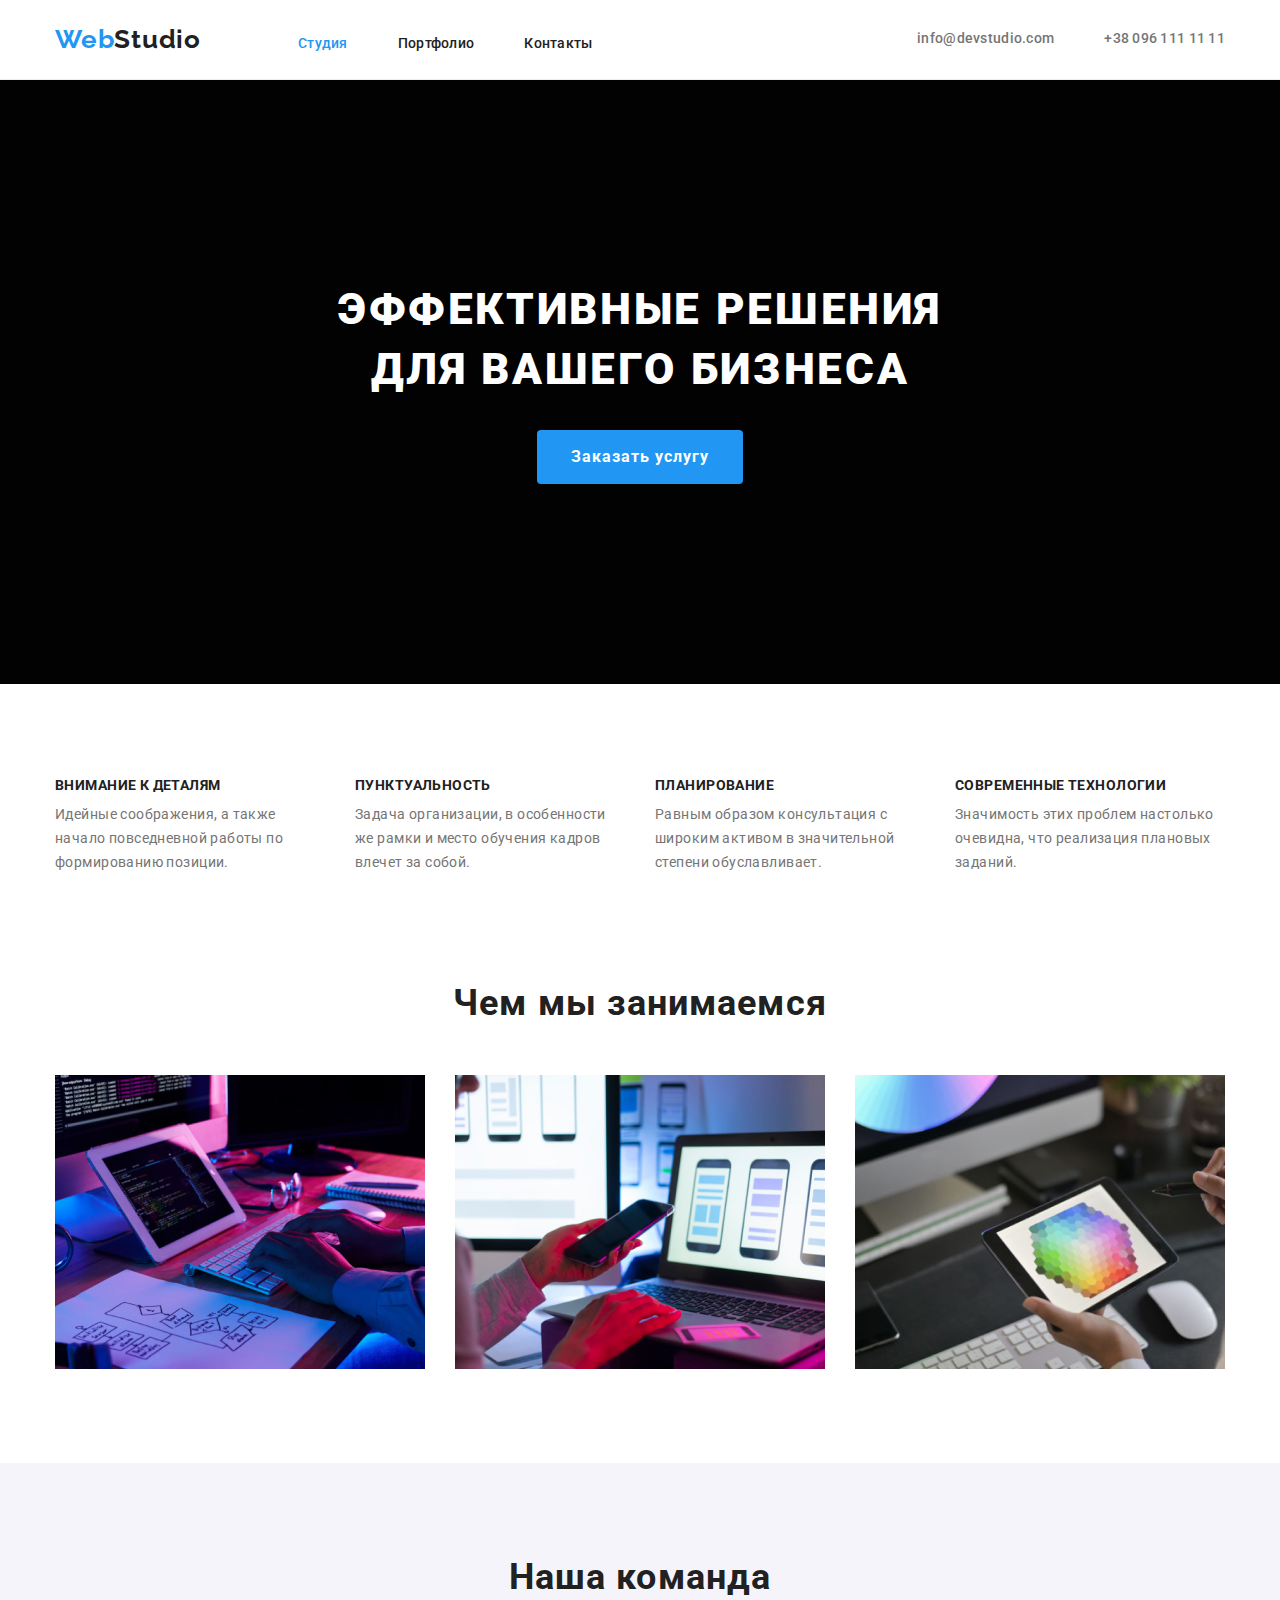
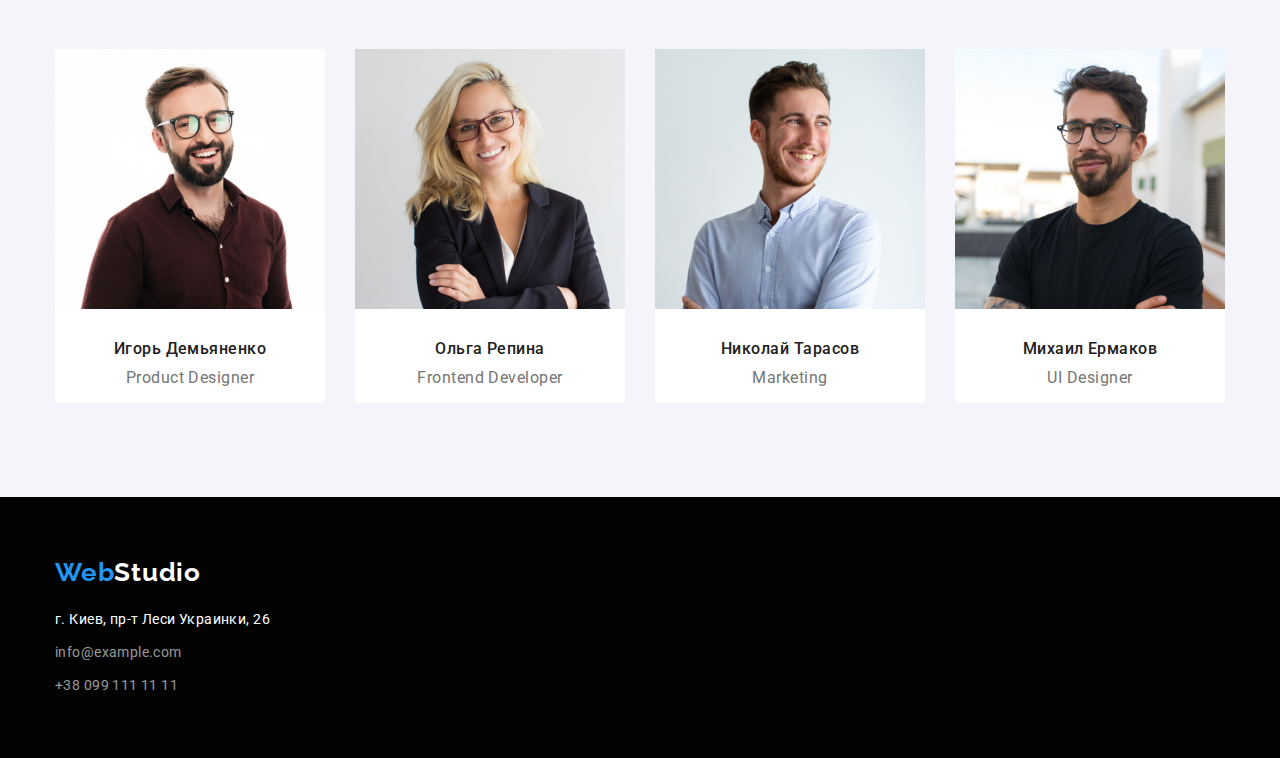
<file: index.html>
<!DOCTYPE html>
<html lang="ru">
  <head>
    <meta charset="UTF-8" />
    <meta http-equiv="X-UA-Compatible" content="IE=edge" />
    <meta name="viewport" content="width=device-width, initial-scale=1.0" />
    <title>Studio</title>

    <link rel="preconnect" href="https://fonts.gstatic.com" />
    <link
      href="https://fonts.googleapis.com/css2?family=Raleway:wght@700&family=Roboto:wght@400;500;700;900&display=swap"
      rel="stylesheet"
    />
    <link
      rel="stylesheet"
      type="text/css"
      href="https://cdnjs.cloudflare.com/ajax/libs/modern-normalize/1.0.0/modern-normalize.min.css"
    />
    <link rel="stylesheet" href="./css/styles.css" />
  </head>

  <body>
    <header class="header">
      <div class="container">
        <nav>
          <a class="link logo-header" href="./index.html"
            ><span class="logo-accent">Web</span>Studio</a
          >
          <ul class="header-nav">
            <li class="list-item">
              <a class="link current" href="">Студия</a>
            </li>
            <li class="list-item">
              <a class="link" href="./other/portfolio.html">Портфолио</a>
            </li>
            <li class="list-item"><a class="link" href="">Контакты</a></li>
          </ul>
        </nav>

        <ul class="contacts-header">
          <li class="list-item">
            <a class="link" href="mailto:info@devstudio.com"
              >info@devstudio.com</a
            >
          </li>
          <li class="list-item">
            <a class="link" href="tel:+380961111111">+38 096 111 11 11</a>
          </li>
        </ul>
      </div>
    </header>

    <main>
      <section class="section hero-section">
        <h1 class="hero-heading">
          Эффективные решения <br />для вашего бизнеса
        </h1>
        <button class="hero-button" type="button">Заказать услугу</button>
      </section>
      <section class="section advantages">
        <div class="container">
          <h2 class="visually-hidden-heading">Преимущества</h2>
          <ul class="advantages-list">
            <li class="list-item">
              <h3>Внимание к деталям</h3>
              <p>
                Идейные соображения, а также начало повседневной работы по
                формированию позиции.
              </p>
            </li>
            <li class="list-item">
              <h3>Пунктуальность</h3>
              <p>
                Задача организации, в особенности же рамки и место обучения
                кадров влечет за собой.
              </p>
            </li>
            <li class="list-item">
              <h3>Планирование</h3>
              <p>
                Равным образом консультация с широким активом в значительной
                степени обуславливает.
              </p>
            </li>
            <li class="list-item">
              <h3>Современные технологии</h3>
              <p>
                Значимость этих проблем настолько очевидна, что реализация
                плановых заданий.
              </p>
            </li>
          </ul>
        </div>
      </section>
      <section class="section what-we-do">
        <div class="container">
          <h2 class="section-heading">Чем мы занимаемся</h2>
          <ul class="card-set what-we-do">
            <li class="list-item what-we-do-item">
              <img
                src="./images/img1.jpg"
                alt="Человек печатает на клавиатуре"
                width="370"
              />
            </li>
            <li class="list-item what-we-do-item">
              <img
                src="./images/img2.jpg"
                alt="Человек синхронизирует телефон с компютером"
                width="370"
              />
            </li>
            <li class="list-item what-we-do-item">
              <img
                src="./images/img3.jpg"
                alt="Палитра цветов на планшете"
                width="370"
              />
            </li>
          </ul>
        </div>
      </section>
      <section class="section our-team">
        <div class="container">
          <h2 class="section-heading">Наша команда</h2>
          <ul class="card-set our-team">
            <li class="list-item team-participant">
              <img
                src="./images/team/img1.jpg"
                alt="Игорь Демьяненко"
                width="270"
              />
              <h3>Игорь Демьяненко</h3>
              <p>Product Designer</p>
            </li>
            <li class="list-item team-participant">
              <img
                src="./images/team/img2.jpg"
                alt="Ольга Репина"
                width="270"
              />
              <h3>Ольга Репина</h3>
              <p>Frontend Developer</p>
            </li>
            <li class="list-item team-participant">
              <img
                src="./images/team/img3.jpg"
                alt="Николай Тарасов"
                width="270"
              />
              <h3>Николай Тарасов</h3>
              <p>Marketing</p>
            </li>
            <li class="list-item team-participant">
              <img
                src="./images/team/img4.jpg"
                alt="Михаил Ермаков"
                width="270"
              />
              <h3>Михаил Ермаков</h3>
              <p>UI Designer</p>
            </li>
          </ul>
        </div>
      </section>
    </main>
    <footer class="footer">
      <div class="container">
        <a class="link logo-footer" href="./index.html"
          ><span class="logo-accent">Web</span>Studio</a
        >
        <address>
          <p class="address-footer">г. Киев, пр-т Леси Украинки, 26</p>
          <ul class="contacts-footer">
            <li class="list-item">
              <a class="link" href="mailto:info@example.com"
                >info@example.com</a
              >
            </li>
            <li class="list-item">
              <a class="link" href="tel:+380991111111">+38 099 111 11 11</a>
            </li>
          </ul>
        </address>
      </div>
    </footer>
  </body>
</html>
</file>
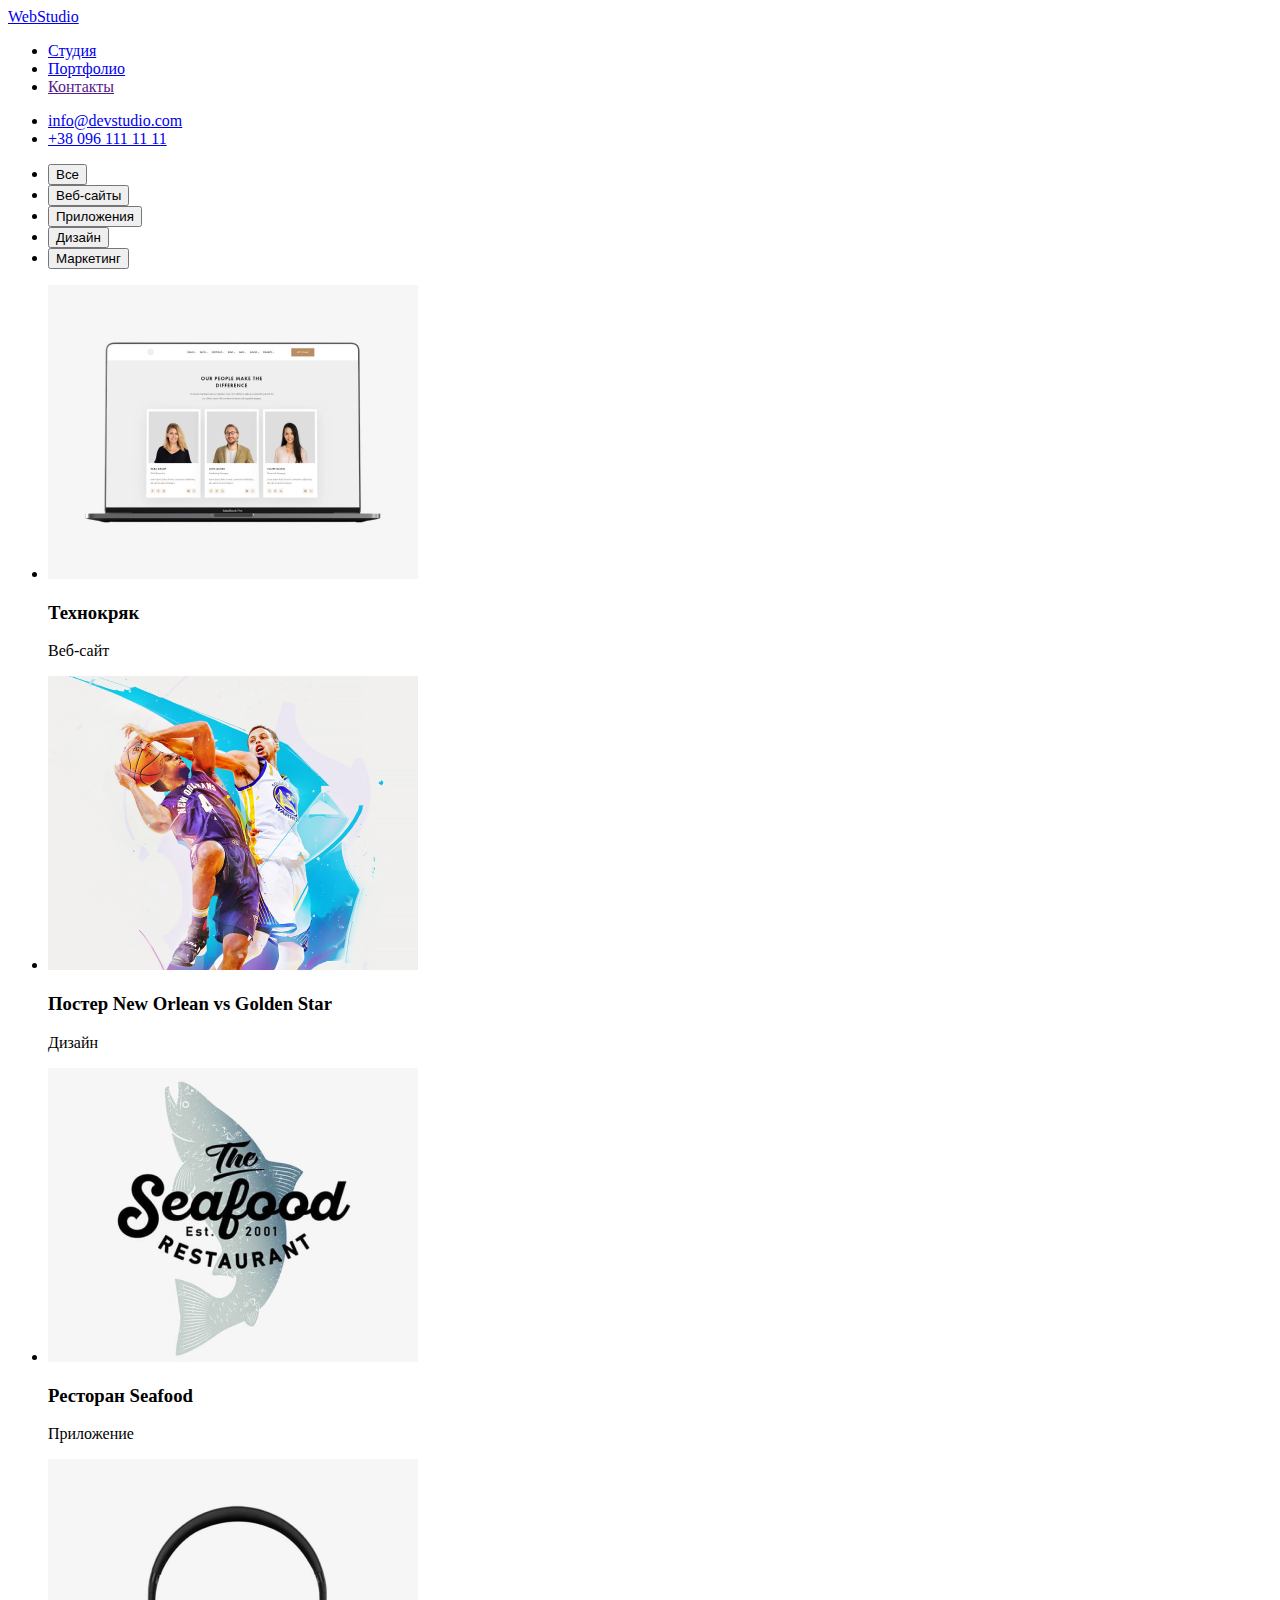
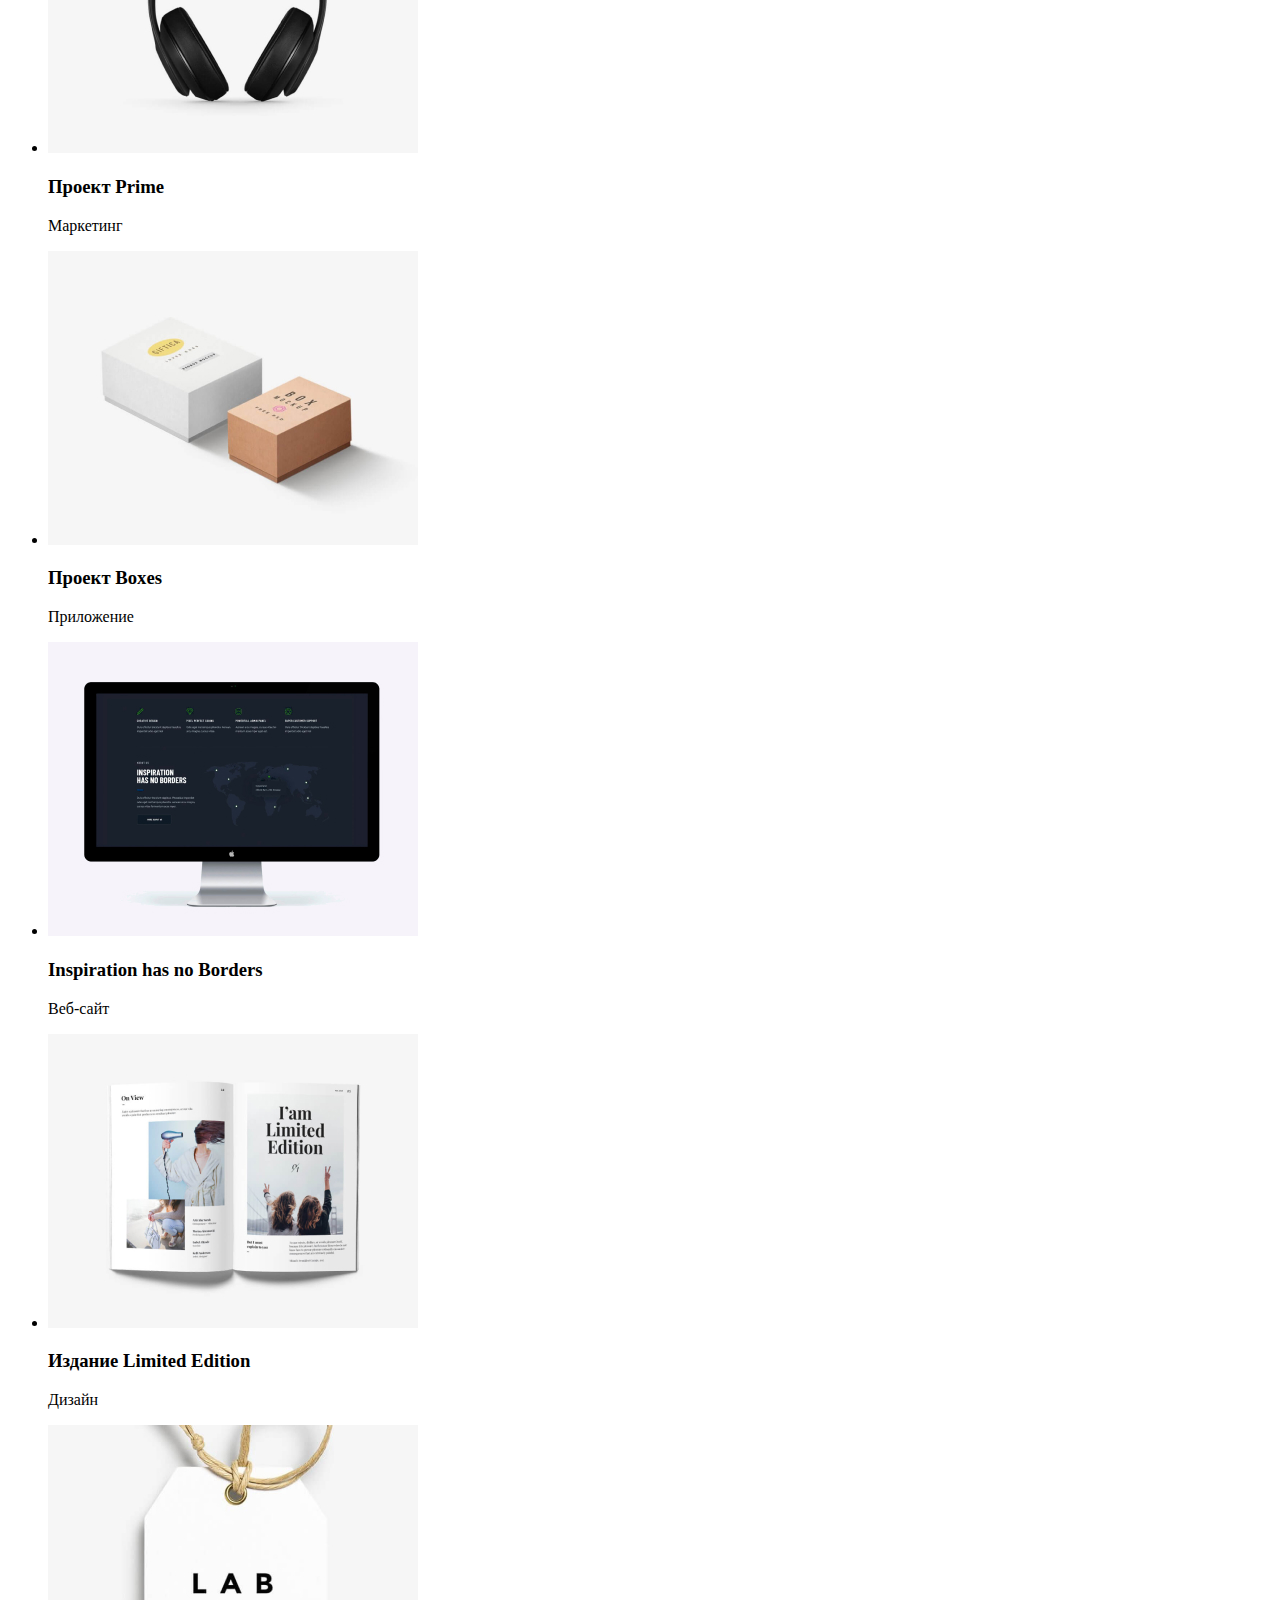
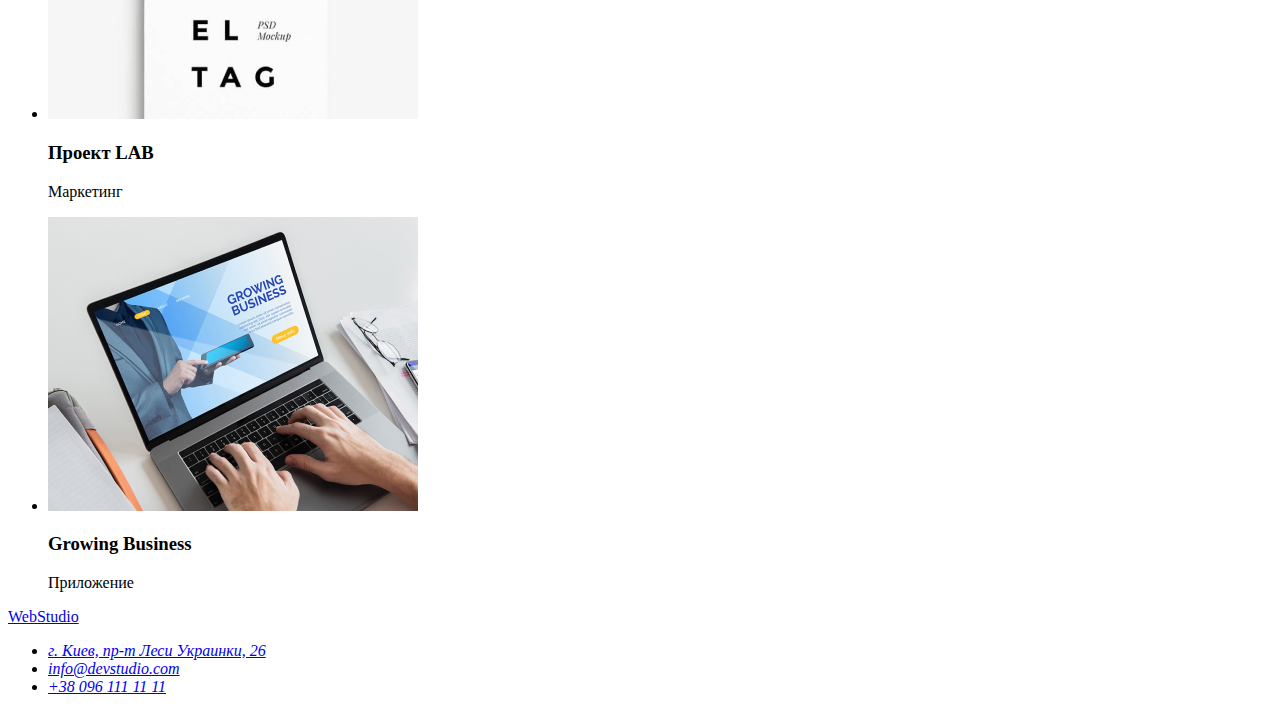
<file: portfolio.html>
<!DOCTYPE html>
<html lang="ru">
  <head>
    <meta charset="UTF-8" />
    <meta http-equiv="X-UA-Compatible" content="IE=edge" />
    <meta name="viewport" content="width=device-width, initial-scale=1.0" />
    <title>Портфолио</title>
  </head>
  <body>
    <header>
      <nav>
        <a href="./">WebStudio</a>
        <ul>
          <li>
            <a href="/index.html">Студия</a>
          </li>
          <li>
            <a href="/portfolio.html">Портфолио</a>
          </li>
          <li>
            <a href="">Контакты</a>
          </li>
        </ul>
      </nav>
      <ul>
        <li><a href="mailto:info@devstudio.com">info@devstudio.com</a></li>
        <li><a href="tel:+380961111111">+38 096 111 11 11</a></li>
      </ul>
    </header>
    <main>
      <section>
        <div>
          <ul>
            <li><button type="button">Все</button></li>
            <li><button type="button">Веб-сайты</button></li>
            <li><button type="button">Приложения</button></li>
            <li><button type="button">Дизайн</button></li>
            <li><button type="button">Маркетинг</button></li>
          </ul>
        </div>
        <div>
          <ul>
            <li>
              <img
                src="/images/portfolio/001.jpg"
                alt="Технокряк"
                width="370"
                height="294"
              />
              <h3>Технокряк</h3>
              <p>Веб-сайт</p>
            </li>

            <li>
              <img
                src="/images/portfolio/002.jpg"
                alt="Постер New Orlean vs Golden Star"
                width="370"
                height="294"
              />
              <h3>Постер New Orlean vs Golden Star</h3>
              <p>Дизайн</p>
            </li>
            <li>
              <img
                src="/images/portfolio/003.jpg"
                alt="Ресторан Seafood"
                width="370"
                height="294"
              />
              <h3>Ресторан Seafood</h3>
              <p>Приложение</p>
            </li>
            <li>
              <img
                src="/images/portfolio/004.jpg"
                alt="Проект Prime"
                width="370"
                height="294"
              />
              <h3>Проект Prime</h3>
              <p>Маркетинг</p>
            </li>
            <li>
              <img
                src="/images/portfolio/005.jpg"
                alt="Проект Boxes"
                width="370"
                height="294"
              />
              <h3>Проект Boxes</h3>
              <p>Приложение</p>
            </li>
            <li>
              <img
                src="/images/portfolio/006.jpg"
                alt="Inspiration has no Borders"
                width="370"
                height="294"
              />
              <h3>Inspiration has no Borders</h3>
              <p>Веб-сайт</p>
            </li>
            <li>
              <img
                src="/images/portfolio/007.jpg"
                alt="Издание Limited Edition"
                width="370"
                height="294"
              />
              <h3>Издание Limited Edition</h3>
              <p>Дизайн</p>
            </li>
            <li>
              <img
                src="/images/portfolio/008.jpg"
                alt="Проект LAB"
                width="370"
                height="294"
              />
              <h3>Проект LAB</h3>
              <p>Маркетинг</p>
            </li>
            <li>
              <img
                src="/images/portfolio/009.jpg"
                alt="Growing Business"
                width="370"
                height="294"
              />
              <h3>Growing Business</h3>
              <p>Приложение</p>
            </li>
          </ul>
        </div>
      </section>
    </main>
    <footer>
      <a href="./">WebStudio</a>
      <address>
        <ul>
          <li>
            <a
              href="https://goo.gl/maps/pjsuJhzPH65semqA6"
              target="_blank"
              rel="noopener noreferren"
              >г. Киев, пр-т Леси Украинки, 26</a
            >
          </li>
          <li>
            <a href="mailto:info@devstudio.com">info@devstudio.com</a>
          </li>
          <li>
            <a href="tel:+380961111111">+38 096 111 11 11</a>
          </li>
        </ul>
      </address>
    </footer>
  </body>
</html>
</file>
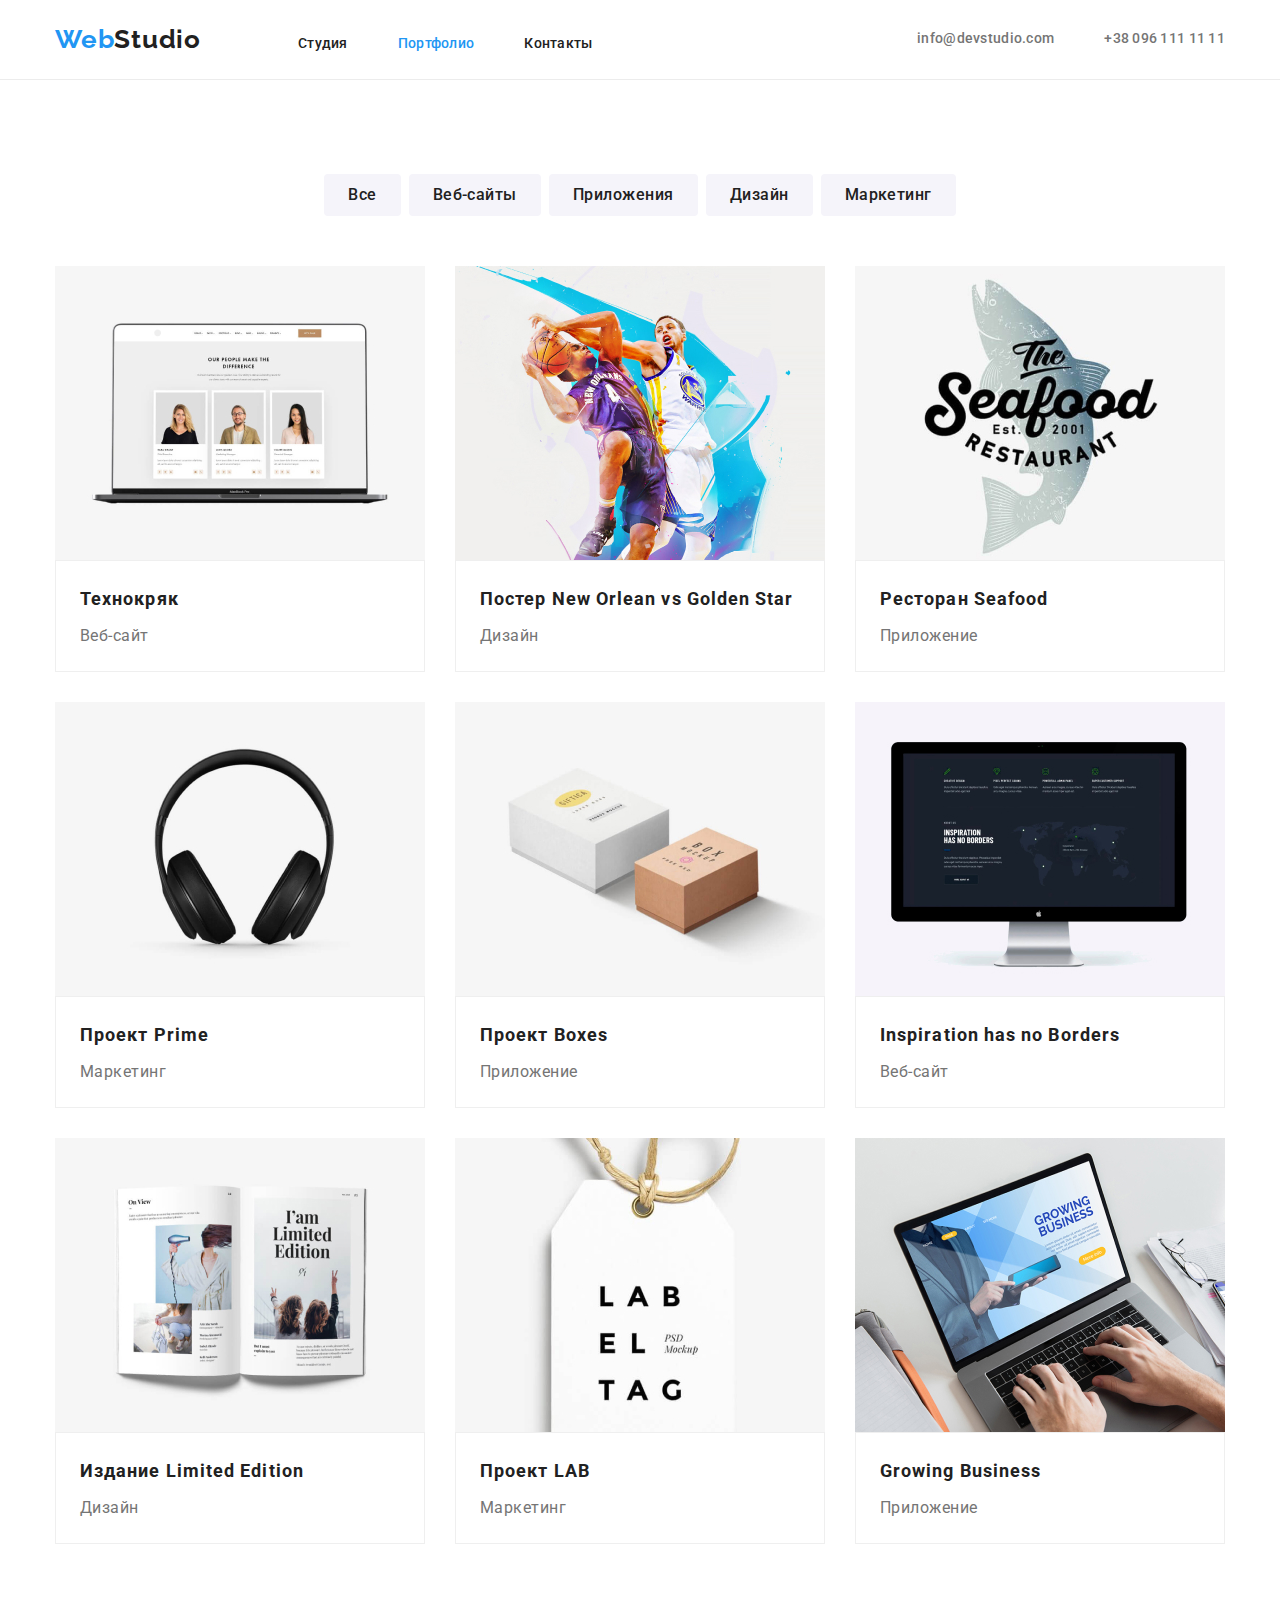
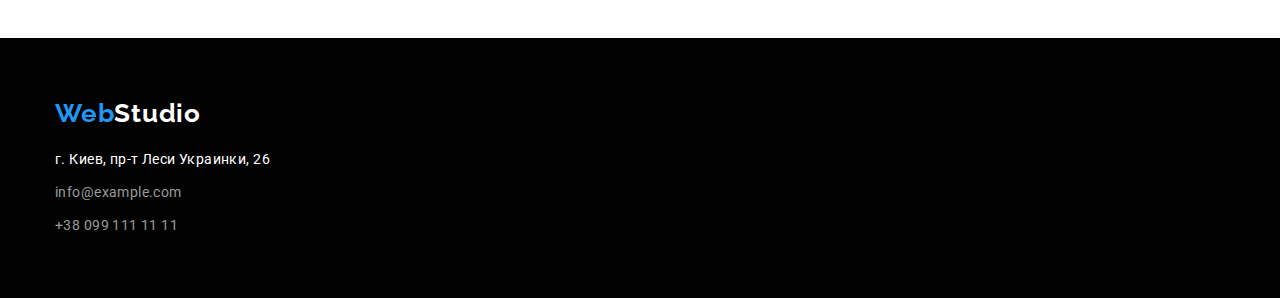
<file: other/portfolio.html>
<!DOCTYPE html>
<html lang="ru">
  <head>
    <meta charset="UTF-8" />
    <meta http-equiv="X-UA-Compatible" content="IE=edge" />
    <meta name="viewport" content="width=device-width, initial-scale=1.0" />
    <title>Portfolio</title>

    <link rel="preconnect" href="https://fonts.gstatic.com" />
    <link
      href="https://fonts.googleapis.com/css2?family=Raleway:wght@700&family=Roboto:wght@400;500;700;900&display=swap"
      rel="stylesheet"
    />
    <link
      rel="stylesheet"
      type="text/css"
      href="https://cdnjs.cloudflare.com/ajax/libs/modern-normalize/1.0.0/modern-normalize.min.css"
    />
    <link rel="stylesheet" href="../css/styles.css" />
  </head>
  <body>
    <header class="header">
      <div class="container">
        <nav>
          <a class="link logo-header" href="../index.html"
            ><span class="logo-accent">Web</span>Studio</a
          >
          <ul class="header-nav">
            <li class="list-item">
              <a class="link" href="../index.html">Студия</a>
            </li>
            <li class="list-item">
              <a class="link current" href="../other/portfolio.html"
                >Портфолио</a
              >
            </li>
            <li class="list-item"><a class="link" href="">Контакты</a></li>
          </ul>
        </nav>
        <ul class="contacts-header">
          <li class="list-item">
            <a class="link" href="mailto:info@devstudio.com"
              >info@devstudio.com</a
            >
          </li>
          <li class="list-item">
            <a class="link" href="tel:+380961111111">+38 096 111 11 11</a>
          </li>
        </ul>
      </div>
    </header>
    <main>
      <section class="section">
        <div class="container">
          <ul class="studio-works-nav">
            <li class="list-item">
              <button class="button-studio-works" type="button">Все</button>
            </li>
            <li class="list-item">
              <button class="button-studio-works" type="button">
                Веб-сайты
              </button>
            </li>
            <li class="list-item">
              <button class="button-studio-works" type="button">
                Приложения
              </button>
            </li>
            <li class="list-item">
              <button class="button-studio-works" type="button">Дизайн</button>
            </li>
            <li class="list-item">
              <button class="button-studio-works" type="button">
                Маркетинг
              </button>
            </li>
          </ul>
          <h1 class="visually-hidden-heading">Работы студии</h1>
          <ul class="card-set studio-works">
            <li class="list-item studio-work-item">
              <a class="link" href="">
                <img
                  src="../images/portfolio/001.jpg"
                  alt="Страница веб-сайта на ноутбуке"
                  width="370"
                  height="294"
                />
                <div class="studio-work-item-description">
                  <h2>Технокряк</h2>
                  <p>Веб-сайт</p>
                </div>
              </a>
            </li>
            <li class="list-item studio-work-item">
              <a class="link" href="">
                <img
                  src="../images/portfolio/002.jpg"
                  alt="Постер с баскетболистами"
                  width="370"
                  height="294"
                />
                <div class="studio-work-item-description">
                  <h2>Постер New Orlean vs Golden Star</h2>
                  <p>Дизайн</p>
                </div>
              </a>
            </li>
            <li class="list-item studio-work-item">
              <a class="link" href="">
                <img
                  src="../images/portfolio/003.jpg"
                  alt="Айдентика рыбного ресторана"
                  width="370"
                  height="294"
                />
                <div class="studio-work-item-description">
                  <h2>Ресторан Seafood</h2>
                  <p>Приложение</p>
                </div>
              </a>
            </li>
            <li class="list-item studio-work-item">
              <a class="link" href="">
                <img
                  src="../images/portfolio/004.jpg"
                  alt="Изображение наушников"
                  width="370"
                  height="294"
                />
                <div class="studio-work-item-description">
                  <h2>Проект Prime</h2>
                  <p>Маркетинг</p>
                </div>
              </a>
            </li>
            <li class="list-item studio-work-item">
              <a class="link" href="">
                <img
                  src="../images/portfolio/005.jpg"
                  alt="Коробки на сером фоне"
                  width="370"
                  height="294"
                />
                <div class="studio-work-item-description">
                  <h2>Проект Boxes</h2>
                  <p>Приложение</p>
                </div>
              </a>
            </li>
            <li class="list-item studio-work-item">
              <a class="link" href="">
                <img
                  src="../images/portfolio/006.jpg"
                  alt="Монитор компютера с открытой веб-страницей"
                  width="370"
                  height="294"
                />
                <div class="studio-work-item-description">
                  <h2>Inspiration has no Borders</h2>
                  <p>Веб-сайт</p>
                </div>
              </a>
            </li>
            <li class="list-item studio-work-item">
              <a class="link" href="">
                <img
                  src="../images/portfolio/007.jpg"
                  alt="Розворот журнала"
                  width="370"
                  height="294"
                />
                <div class="studio-work-item-description">
                  <h2>Издание Limited Edition</h2>
                  <p>Дизайн</p>
                </div>
              </a>
            </li>
            <li class="list-item studio-work-item">
              <a class="link" href="">
                <img
                  src="../images/portfolio/008.jpg"
                  alt="Бирка"
                  width="370"
                  height="294"
                />
                <div class="studio-work-item-description">
                  <h2>Проект LAB</h2>
                  <p>Маркетинг</p>
                </div>
              </a>
            </li>
            <li class="list-item studio-work-item">
              <a class="link" href="">
                <img
                  src="../images/portfolio/009.jpg"
                  alt="Приложение по бизнесу открытое на ноутбуке"
                  width="370"
                  height="294"
                />
                <div class="studio-work-item-description">
                  <h2>Growing Business</h2>
                  <p>Приложение</p>
                </div>
              </a>
            </li>
          </ul>
        </div>
      </section>
      <footer class="footer">
        <div class="container">
          <a class="link logo-footer" href="../index.html"
            ><span class="logo-accent">Web</span>Studio</a
          >
          <address>
            <p class="address-footer">г. Киев, пр-т Леси Украинки, 26</p>
            <ul class="contacts-footer">
              <li class="list-item">
                <a class="link" href="mailto:info@example.com"
                  >info@example.com</a
                >
              </li>
              <li class="list-item">
                <a class="link" href="tel:+380991111111">+38 099 111 11 11</a>
              </li>
            </ul>
          </address>
        </div>
      </footer>
    </main>
  </body>
</html>
</file>
<file: css/styles.css>
:root {
  --main-text-color: #757575;
  --heading-text-color: #212121;
  --accent-color: #2196f3;
  --primary-white-color: #fff;
  --background-color-light-grey: #f5f4fa;
  --background-color-dark-gray: #020202;
  --main-font: "Roboto", sans-serif;

  --corner-radius: 4px;
  --card-items-gap: 30px;
}
html {
  box-sizing: border-box;
}
*,
*::before,
*::after {
  box-sizing: inherit;
}
body {
  font-family: var(--main-font);
  font-style: normal;
  background-color: var(--primary-white-color);
  color: var(--main-text-color);
}
h1,
h2,
h3,
p {
  margin-top: 0;
}

ul {
  margin: 0;
  padding-left: 0;
}

img {
  display: block;
  max-width: 100%;
  height: auto;
}

.container {
  width: 1200px;
  padding-left: 15px;
  padding-right: 15px;
  margin-right: auto;
  margin-left: auto;
}

.link {
  text-decoration: none;
}

.list-item .link:hover,
.list-item .link:focus {
  color: var(--accent-color);
}

.list-item {
  list-style-type: none;
}
.section-heading {
  font-weight: 700;
  font-size: 36px;
  line-height: 1.166;
  text-align: center;
  letter-spacing: 0.03em;

  color: var(--heading-text-color);
  margin-bottom: 50px;
}
.card-set {
  display: flex;
  flex-wrap: wrap;
}
.section {
  padding-top: 94px;
  padding-bottom: 94px;
}
.logo-header {
  font-family: "Raleway";
  font-style: normal;
  font-weight: 700;
  font-size: 26px;
  line-height: 1.19;
  letter-spacing: 0.03em;
  color: var(--heading-text-color);

  margin-right: 93px;
}
.logo-footer {
  font-family: "Raleway";
  font-style: normal;
  font-weight: 700;
  font-size: 26px;
  line-height: 1.19;
  letter-spacing: 0.03em;
  color: var(--primary-white-color);
  display: inline-block;
  margin-bottom: 20px;
}
.logo-accent {
  color: var(--accent-color);
}
.header {
  border-bottom: 1px solid #ececec;
}
.header .container {
  display: flex;
  align-items: center;
  padding-top: 24px;
  padding-bottom: 24px;
}
.header-nav {
  font-weight: 500;
  font-size: 14px;
  line-height: 1.14;
  letter-spacing: 0.02em;

  color: var(--heading-text-color);

  display: inline-flex;
}
.header-nav .list-item:not(:last-child) {
  margin-right: 50px;
}
.header-nav .link {
  color: var(--heading-text-color);
  padding-bottom: 20px;
  padding-top: 20px;
}
.header-nav .current {
  color: var(--accent-color);
}
.contacts-header .link {
  color: var(--main-text-color);
  padding-bottom: 20px;
  padding-top: 20px;
}
.contacts-header .list-item:not(:last-child) {
  margin-right: 50px;
}
.contacts-header {
  font-style: normal;
  font-weight: 500;
  font-size: 14px;
  line-height: 1.14;
  letter-spacing: 0.02em;
  color: var(--main-text-color);
  display: flex;
  margin-left: auto;
  align-items: center;
}
.hero-section {
  background-color: var(--background-color-dark-gray);
  margin-left: auto;
  margin-right: auto;
  text-align: center;
  padding-top: 200px;
  padding-bottom: 200px;
}
.hero-heading {
  font-weight: 900;
  font-size: 44px;
  line-height: 1.36;
  letter-spacing: 0.06em;
  text-transform: uppercase;
  margin-left: auto;
  margin-right: auto;
  margin-bottom: 30px;
  color: var(--primary-white-color);
}
.hero-button {
  background-color: var(--accent-color);
  color: var(--primary-white-color);
  font-weight: 700;
  font-size: 16px;
  line-height: 1.87;
  text-align: center;
  letter-spacing: 0.06em;
  cursor: pointer;
  padding: 10px 32px;
  border-radius: var(--corner-radius);
  border-color: transparent;
  min-width: 200px;
  min-height: 50px;
}
.section.advantages {
  padding-bottom: 0px;
}
.advantages-list {
  display: flex;
  flex-wrap: wrap;
  margin-left: -30px;
  margin-top: -30px;
}
.advantages-list .list-item {
  margin-top: var(--card-items-gap);
  margin-left: var(--card-items-gap);
  flex-basis: calc((100% - 120px) / 4);
}
.visually-hidden-heading {
  position: absolute;
  width: 1px;
  height: 1px;
  border: 0;
  margin: -1px;
  padding: 0;
  clip: rect(0 0 0 0);
  overflow: hidden;
}
.advantages-list h3 {
  font-weight: 700;
  font-size: 14px;
  line-height: 1.14;
  letter-spacing: 0.03em;
  text-transform: uppercase;
  color: var(--heading-text-color);
  margin-bottom: 10px;
}
.advantages-list p {
  font-weight: 400;
  font-size: 14px;
  line-height: 1.71;
  letter-spacing: 0.03em;

  color: var(--main-text-color);
}
.what-we-do-item {
  margin-top: var(--card-items-gap);
  margin-left: var(--card-items-gap);
  flex-basis: calc((100% - 90px) / 3);
}
.card-set.what-we-do {
  margin-top: -30px;
  margin-left: -30px;
}
.section.our-team {
  background-color: var(--background-color-light-grey);
}
.card-set.our-team {
  margin-top: -30px;
  margin-left: -30px;
}
.list-item.team-participant {
  margin-top: var(--card-items-gap);
  margin-left: var(--card-items-gap);
  flex-basis: calc((100% - 120px) / 4);
  background-color: var(--primary-white-color);
  border-radius: var(--corner-radius);
}
.team-participant img {
  margin-bottom: 30px;
}
.team-participant > h3 {
  font-weight: 500;
  font-size: 16px;
  line-height: 1.187;
  letter-spacing: 0.03em;
  color: var(--heading-text-color);
  text-align: center;
  margin-bottom: 10px;
}
.team-participant > p {
  font-weight: 400;
  font-size: 16px;
  line-height: 1.187;
  letter-spacing: 0.03em;
  text-align: center;

  color: var(--main-text-color);
}
.studio-works-nav {
  display: flex;
  justify-content: center;
  margin-bottom: 50px;
}
.studio-works-nav .list-item:not(:last-child) {
  margin-right: 8px;
}
.button-studio-works {
  font-family: var(--main-font);
  font-weight: 500;
  font-size: 16px;
  line-height: 1.62;
  text-align: center;
  letter-spacing: 0.03em;
  color: var(--heading-text-color);
  background-color: var(--background-color-light-grey);
  cursor: pointer;
  border-radius: var(--corner-radius);
  border-color: transparent;
  padding: 6px 22px;
}
.button-studio-works:hover,
.button-studio-works:focus {
  color: #fff;
  background-color: var(--accent-color);
  cursor: pointer;
}
.studio-work-item-description {
  padding: 20px 24px;
  border: 1px solid #eeee;
}
.studio-work-item h2 {
  font-weight: 700;
  font-size: 18px;
  line-height: 2;
  letter-spacing: 0.06em;

  color: var(--heading-text-color);
  margin-bottom: 4px;
}
.studio-work-item p {
  font-weight: 400;
  font-size: 16px;
  line-height: 1.87;
  letter-spacing: 0.03em;

  color: var(--main-text-color);
  margin-bottom: 0;
}
.list-item.studio-work-item {
  margin-top: var(--card-items-gap);
  margin-left: var(--card-items-gap);
  flex-basis: calc((100% - 90px) / 3);
}
.card-set.studio-works {
  margin-top: -30px;
  margin-left: -30px;
}

/* для сітки без формули */
/* .studio-work-item {
  margin-bottom: 30px;
}

.card-set.studio-works {
  justify-content: space-between;
} */
.footer {
  display: flex;
  padding-top: 60px;
  padding-bottom: 60px;
  background-color: var(--background-color-dark-gray);
}
.footer.container {
  margin-right: auto;
}
.contacts-footer {
  font-style: normal;
  font-weight: 400;
  font-size: 14px;
  line-height: 1.71;
  letter-spacing: 0.03em;
  color: rgba(255, 255, 255, 0.6);
}
.contacts-footer .link {
  color: rgba(255, 255, 255, 0.6);
}
.address-footer {
  font-style: normal;
  font-weight: 400;
  font-size: 14px;
  line-height: 1.71;
  letter-spacing: 0.03em;
  color: var(--primary-white-color);
  margin-bottom: 9px;
}
.contacts-footer .list-item:not(:last-child) {
  margin-bottom: 9px;
}
</file>
